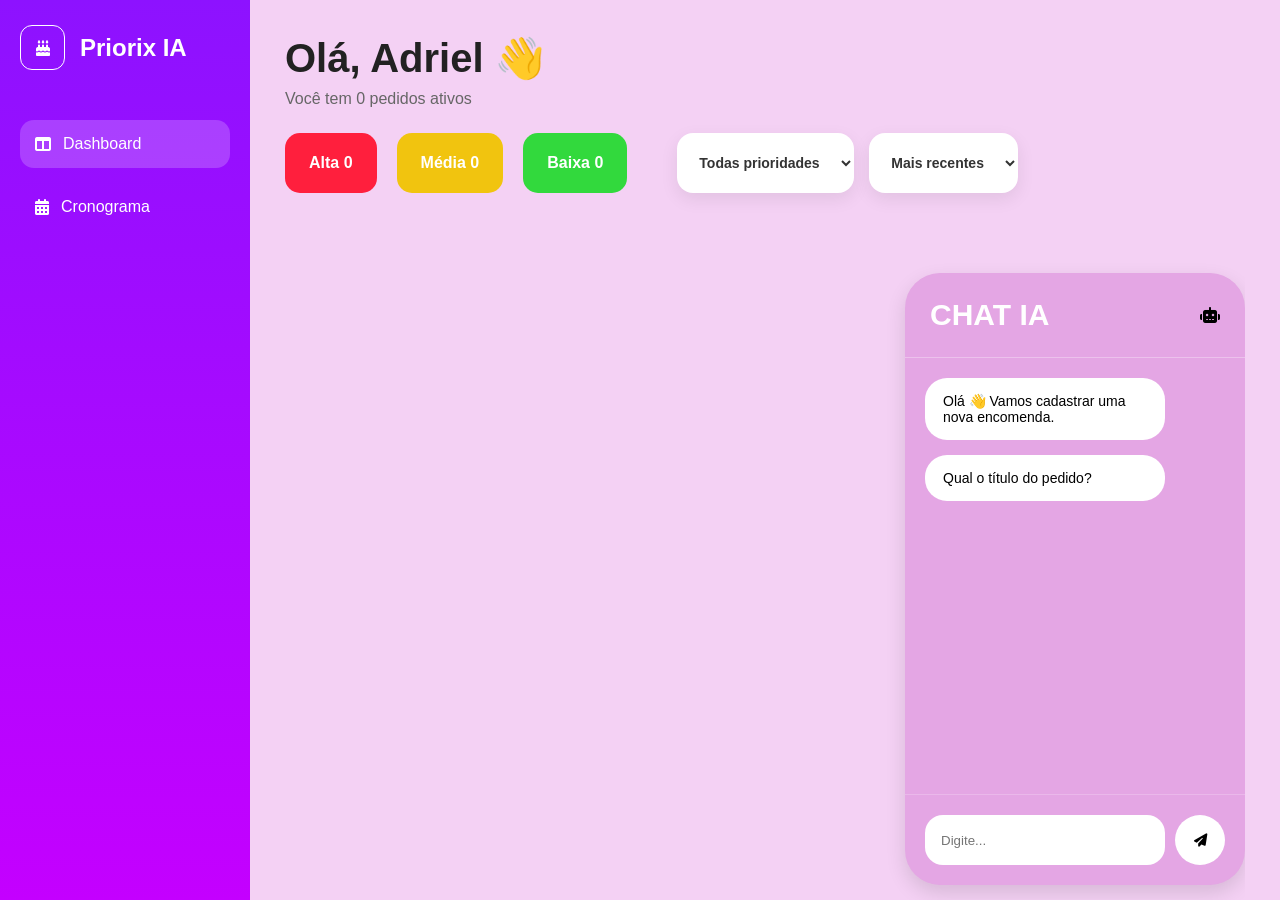
<file: index.html>
<!DOCTYPE html>
<html lang="pt-BR">

<head>

  <meta charset="UTF-8">

  <meta
    name="viewport"
    content="width=device-width, initial-scale=1.0"
  >

  <title>Priorix IA</title>

  <link rel="stylesheet" href="assets/css/style.css">

  <link
    rel="stylesheet"
    href="https://cdnjs.cloudflare.com/ajax/libs/font-awesome/6.5.2/css/all.min.css"
  >

</head>

<body>

  <div class="container">

    <aside class="sidebar">

      <div>

        <div class="logo">

          <div class="logo-icon">
            <i class="fa-solid fa-cake-candles"></i>
          </div>

          <h2>Priorix IA</h2>

        </div>

        <nav class="menu">

          <a
            href="index.html"
            class="menu-item active"
          >
            <i class="fa-solid fa-table-columns"></i>
            Dashboard
          </a>

          <a
            href="cronograma.html"
            class="menu-item"
          >
            <i class="fa-solid fa-calendar-days"></i>
            Cronograma
          </a>

        </nav>

      </div>

    </aside>

    <main class="main-content">

      <div class="header">

        <h1>Olá, Adriel 👋</h1>

        <p id="total-pedidos">
          Você tem 0 pedidos ativos
        </p>

      </div>

      
    <div class="status-filtro">
        <div class="status-container">

            <div
            class="status red"
            id="alta-status"
            >
            Alta 0
            </div>

            <div
            class="status yellow"
            id="media-status"
            >
            Média 0
            </div>

            <div
            class="status green"
            id="baixa-status"
            >
            Baixa 0
            </div>
        </div>

        <div class="filters">

            <select id="filterPriority">

            <option value="all">
                Todas prioridades
            </option>

            <option value="alta">
                Alta prioridade
            </option>

            <option value="media">
                Média prioridade
            </option>

            <option value="baixa">
                Baixa prioridade
            </option>

            </select>

            <select id="sortDate">

            <option value="recentes">
                Mais recentes
            </option>

            <option value="antigas">
                Mais antigas
            </option>

            </select>

        </div>
    
    </div>

      <div class="content">

        <div
          class="cards"
          id="cards-container"
        >

        </div>

        <div class="chat">

          <div class="chat-header">

            <h2>CHAT IA</h2>

            <i class="fa-solid fa-robot"></i>

          </div>

          <div
            class="messages"
            id="messages"
          >

          </div>

          <div class="chat-input">

            <input
              type="text"
              id="messageInput"
              placeholder="Digite..."
            >

            <button id="sendBtn">
              <i class="fa-solid fa-paper-plane"></i>
            </button>

          </div>

        </div>

      </div>

    </main>

  </div>

  <script src="assets/scripts/script.js"></script>

</body>
</html>
</file>
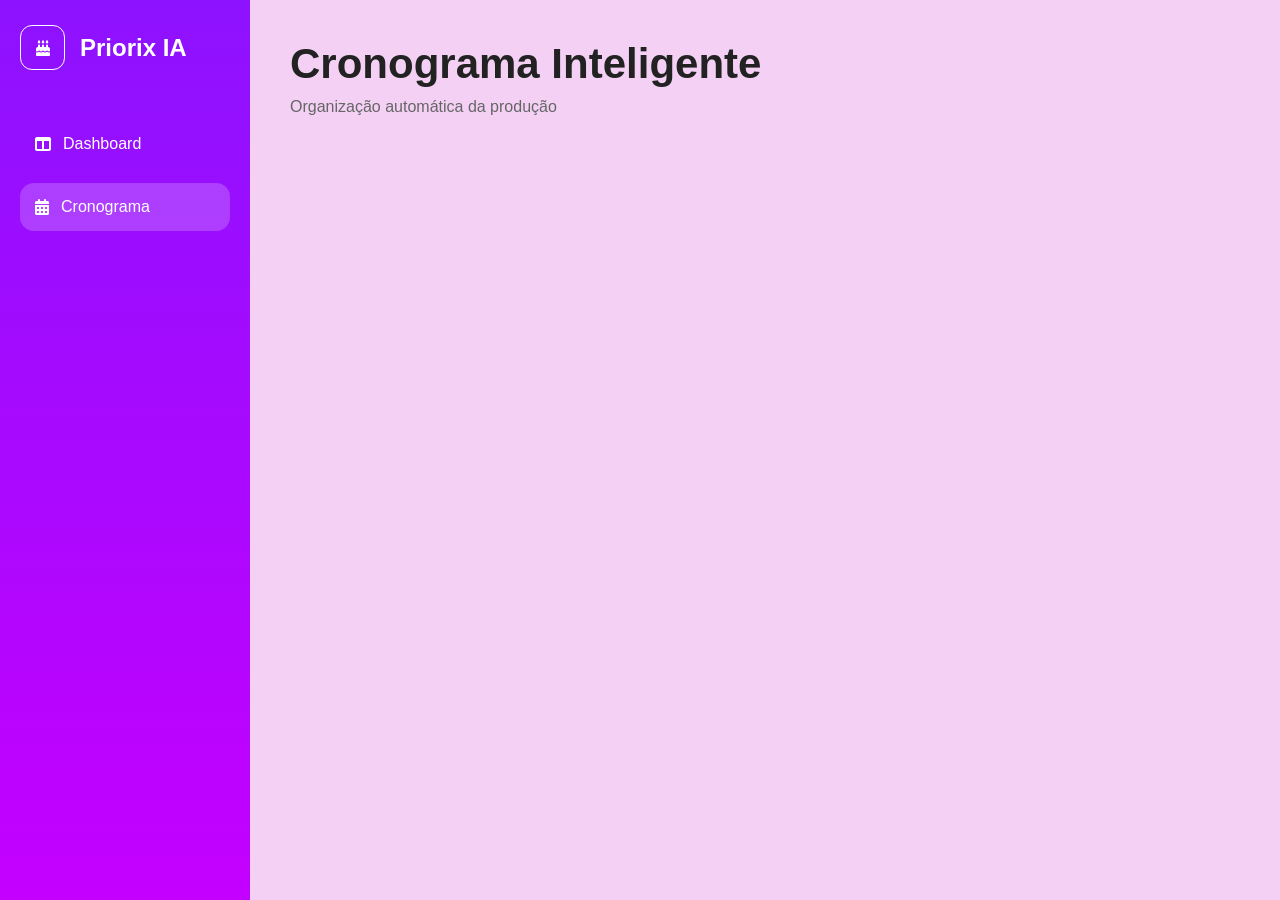
<file: cronograma.html>
<!DOCTYPE html>
<html lang="pt-BR">
<head>

  <meta charset="UTF-8">

  <meta
    name="viewport"
    content="width=device-width, initial-scale=1.0"
  >

  <title>Cronograma Inteligente</title>

  <link rel="stylesheet" href="assets/css/cronograma.css">

  <link
    rel="stylesheet"
    href="https://cdnjs.cloudflare.com/ajax/libs/font-awesome/6.5.2/css/all.min.css"
  >

</head>

<body>

  <div class="container">

    <aside class="sidebar">

      <div>

        <div class="logo">

          <div class="logo-icon">
            <i class="fa-solid fa-cake-candles"></i>
          </div>

          <h2>Priorix IA</h2>

        </div>

        <nav class="menu">

          <a
            href="index.html"
            class="menu-item"
          >
            <i class="fa-solid fa-table-columns"></i>
            Dashboard
          </a>

          <a
            href="cronograma.html"
            class="menu-item active"
          >
            <i class="fa-solid fa-calendar-days"></i>
            Cronograma
          </a>

        </nav>

      </div>

    </aside>

    <main class="main-content">

      <div class="header">

        <h1>Cronograma Inteligente</h1>

        <p>
          Organização automática da produção
        </p>

      </div>

      <section
        class="alertas"
        id="alertas-container"
      >

      </section>

      <section
        class="timeline"
        id="timeline-container"
      >

      </section>

    </main>

  </div>

  <script src="assets/scripts/cronograma.js"></script>

</body>
</html>
</file>
<file: assets/css/style.css>
* {
  margin: 0;
  padding: 0;
  box-sizing: border-box;

  font-family: Arial, Helvetica, sans-serif;
}

body {
  background: #f4d1f4;
  height: 100vh;
  overflow: hidden;
}


.container {
  display: flex;
  height: 100vh;
}


.sidebar {

  width: 250px;

  background: linear-gradient(
    to bottom,
    #8d12ff,
    #c400ff
  );

  color: white;

  padding: 25px 20px;

  display: flex;
  flex-direction: column;
  justify-content: space-between;
}


.logo {
  display: flex;
  align-items: center;
  gap: 15px;
}

.logo-icon {

  width: 45px;
  height: 45px;

  border: 1px solid white;

  border-radius: 12px;

  display: flex;
  align-items: center;
  justify-content: center;
}

.menu {

  margin-top: 50px;

  display: flex;
  flex-direction: column;
  gap: 15px;
}

.menu-item {

  text-decoration: none;

  border: none;

  background: transparent;

  color: white;

  padding: 15px;

  border-radius: 14px;

  display: flex;
  align-items: center;
  gap: 12px;

  cursor: pointer;

  transition: 0.3s;
}

.menu-item:hover {
  background: rgba(255,255,255,0.15);
}

.menu-item.active {
  background: rgba(255,255,255,0.2);
}

.main-content {

  flex: 1;

  padding: 35px;

  overflow: hidden;
}

.header h1 {

  font-size: 40px;

  color: #222;
}

.header p {

  margin-top: 8px;

  color: #666;
}

.status-filtro{
    display: flex;
    flex-direction: row;
    gap: 50px;
}

.filters {

  display: flex;

  gap: 15px;

  margin-top: 25px;

  margin-bottom: 20px;

  height: 60px;

}

.filters select {

  padding: 14px 18px;

  border: none;

  outline: none;

  border-radius: 16px;

  background: white;

  color: #333;

  font-size: 14px;

  font-weight: 600;

  box-shadow:
    0 6px 18px rgba(0,0,0,0.08);

  cursor: pointer;

  transition: 0.2s;
}

.filters select:hover {

  transform: translateY(-2px);
}

.status-container {

  display: flex;

  gap: 20px;
  
}

.status {
  text-align: center;

  border-radius: 15px;

  color: white;

  font-weight: bold;

  margin-top: 25px;

  margin-bottom: 20px;

  display: flex;

  justify-content: center;

  align-items: center;

  padding: 14px 24px;
  
}

.red {
  background: #ff1f3d;
}

.yellow {
  background: #f1c40f;
}

.green {
  background: #32d93d;
}


.content {

  margin-top: 30px;

  display: grid;

  grid-template-columns: 1fr 340px;

  gap: 30px;

  height: calc(100vh - 220px);

  overflow: hidden;

  
}


.cards {

  display: grid;

  grid-template-columns: repeat(2, 1fr);

  gap: 25px;

  overflow-y: auto;

  padding-right: 10px;

  height: 95%;

}


.card {

  background: white;

  border-radius: 25px;

  padding: 20px;

  height: 260px;

  min-height: 260px;

  max-height: 260px;

  overflow: hidden;

  display: flex;

  flex-direction: column;

  justify-content: space-between;

  box-shadow: 0 8px 20px rgba(0,0,0,0.12);

  transition: 0.2s;
}

.card:hover {

  transform: translateY(-3px);
}

.card h3 {

  overflow: hidden;

  white-space: nowrap;

  text-overflow: ellipsis;

  max-width: 220px;
}

.card p {

  overflow: hidden;

  display: -webkit-box;

  -webkit-line-clamp: 2;

  -webkit-box-orient: vertical;

  text-overflow: ellipsis;
}


.date {

  display: flex;
  align-items: center;
  gap: 10px;

  margin-top: 20px;
}

.circle {

  width: 14px;
  height: 14px;

  border-radius: 50%;

  border: 2px solid;
}

.red-border {
  border-color: #ff1f3d;
}

.yellow-border {
  border-color: #f1c40f;
}

.green-border {
  border-color: #32d93d;
}


.priority-container {

  display: flex;
  align-items: center;
  gap: 10px;

  margin-top: 20px;
}

.priority {

  flex: 1;

  padding: 8px;

  text-align: center;

  border-radius: 20px;

  color: white;

  font-size: 14px;
}


.progress {

  width: 100%;
  height: 8px;

  background: #f5c7f5;

  border-radius: 20px;

  margin-top: 18px;
}

.progress-fill {

  width: 55%;
  height: 100%;

  background: #d94cff;

  border-radius: 20px;
}


.chat {

  height: 90%;

  background: #e4a6e4;

  border-radius: 35px;

  display: flex;

  flex-direction: column;

  overflow: hidden;

  position: sticky;

  top: 30px;

  box-shadow: 0 8px 20px rgba(0,0,0,0.12);
}


.chat-header {

  flex-shrink: 0;

  padding: 25px;

  display: flex;

  justify-content: space-between;

  align-items: center;

  border-bottom: 1px solid rgba(255,255,255,0.3);
}

.chat-header h2 {

  color: white;

  font-size: 30px;
}


.messages {

  flex: 1;

  overflow-y: auto;

  padding: 20px;

  display: flex;

  flex-direction: column;

  gap: 15px;
}


.message {

  max-width: 240px;

  padding: 15px 18px;

  border-radius: 22px;

  font-size: 14px;

  word-wrap: break-word;
}

.bot {
  background: white;
}

.user-msg {

  background: #7e0ec5;

  color: white;

  align-self: flex-end;
}


.chat-input {

  padding: 20px;

  display: flex;

  gap: 10px;

  border-top: 1px solid rgba(255,255,255,0.2);
}

.chat-input input {

  flex: 1;

  padding: 16px;

  border: none;

  outline: none;

  border-radius: 18px;
}

.chat-input button {

  width: 50px;
  height: 50px;

  border: none;

  border-radius: 50%;

  background: white;

  cursor: pointer;
}


.options {

  display: flex;

  flex-wrap: wrap;

  gap: 12px;

  margin-top: 14px;

  width: 100%;
}


.option-btn {

  border: none !important;

  outline: none;

  cursor: pointer;

  padding: 14px 18px;

  border-radius: 18px;

  background: linear-gradient(
    135deg,
    #ffffff,
    #f7ebff
  );

  color: #7e0ec5;

  font-size: 14px;

  font-weight: 700;

  letter-spacing: 0.3px;

  min-width: 120px;

  transition: all 0.25s ease;

  box-shadow:
    0 8px 18px rgba(0,0,0,0.08);

  display: flex;

  align-items: center;

  justify-content: center;
}

.option-btn:hover {

  transform: translateY(-3px);

  background: linear-gradient(
    135deg,
    #8d12ff,
    #c400ff
  );

  color: white;
}
</file>
<file: assets/css/cronograma.css>
* {
  margin: 0;
  padding: 0;
  box-sizing: border-box;

  font-family: Arial, Helvetica, sans-serif;
}

body {

  background: #f4d1f4;

  min-height: 100vh;
}

.container {

  display: flex;

  min-height: 100vh;
}

.sidebar {

  width: 250px;

  background: linear-gradient(
    to bottom,
    #8d12ff,
    #c400ff
  );

  color: white;

  padding: 25px 20px;
}

.logo {

  display: flex;
  align-items: center;
  gap: 15px;
}

.logo-icon {

  width: 45px;
  height: 45px;

  border: 1px solid white;

  border-radius: 12px;

  display: flex;
  align-items: center;
  justify-content: center;
}

.menu {

  margin-top: 50px;

  display: flex;
  flex-direction: column;
  gap: 15px;
}

.menu-item {

  text-decoration: none;

  color: white;

  padding: 15px;

  border-radius: 14px;

  display: flex;
  align-items: center;
  gap: 12px;
}

.menu-item.active {

  background: rgba(255,255,255,0.2);
}

.main-content {

  flex: 1;

  padding: 40px;
}

.header h1 {

  font-size: 42px;

  color: #222;
}

.header p {

  margin-top: 10px;

  color: #666;
}

.alertas {

  margin-top: 35px;

  display: flex;
  flex-direction: column;
  gap: 15px;
}

.alerta {

  background: #ffefef;

  border-left: 8px solid #ff1f3d;

  padding: 18px;

  border-radius: 16px;

  color: #8b0000;

  font-weight: bold;

  box-shadow: 0 4px 12px rgba(0,0,0,0.08);
}


.timeline {

  margin-top: 40px;

  display: grid;

  gap: 20px;
}


.timeline-item {

  background: white;

  border-radius: 24px;

  padding: 24px;

  display: flex;

  justify-content: space-between;

  align-items: center;

  box-shadow: 0 8px 20px rgba(0,0,0,0.08);
}

.info h3 {

  color: #222;

  margin-bottom: 10px;
}

.info p {

  color: #666;

  margin-top: 4px;
}

.tag {

  padding: 12px 18px;

  border-radius: 18px;

  color: white;

  font-weight: bold;
}

.casamento {
  background: #ff4fa3;
}

.aniversario {
  background: #8d12ff;
}

.festa {
  background: #ff9800;
}
</file>
